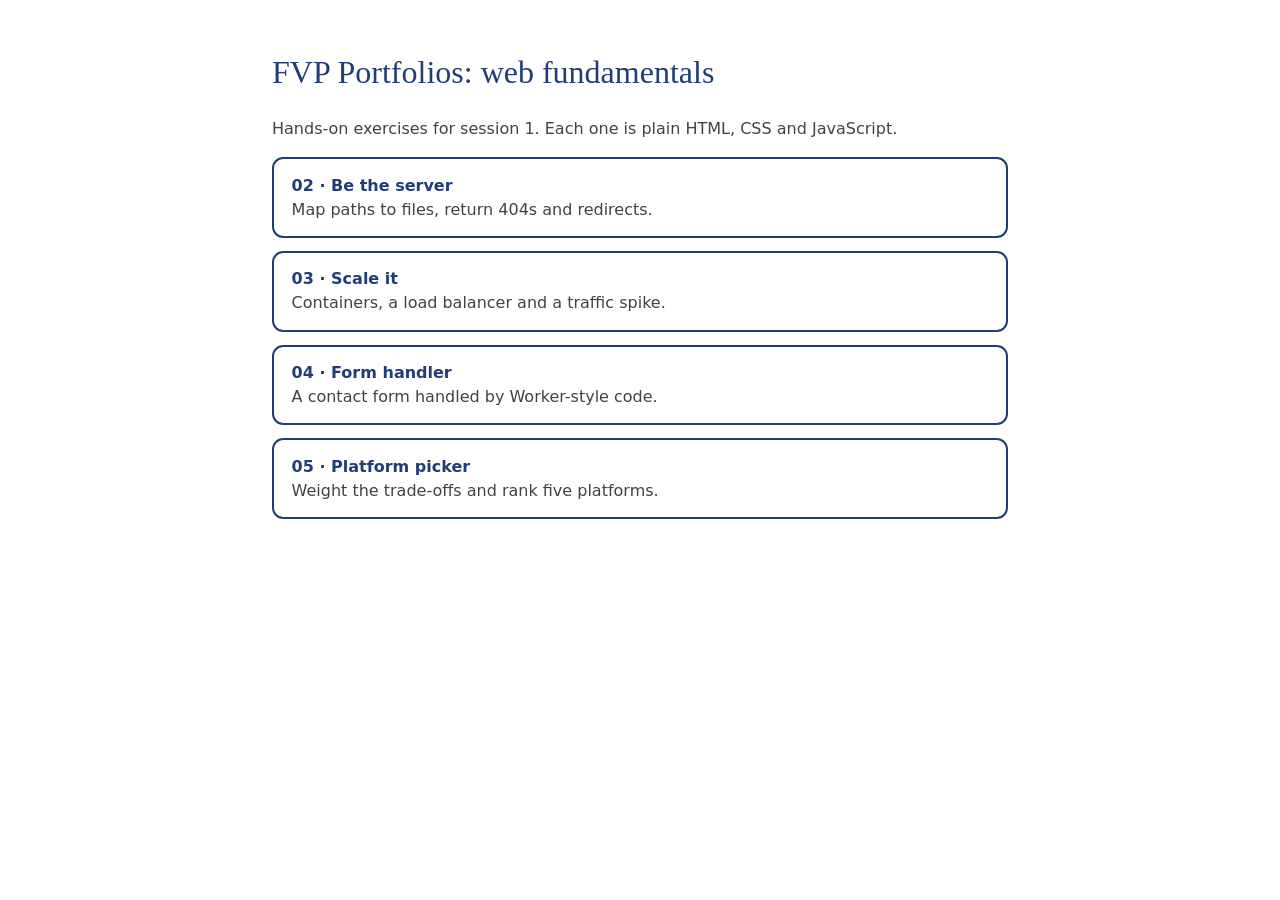
<file: index.html>
<!doctype html>
<html lang="en">
<head>
  <meta charset="utf-8">
  <meta name="viewport" content="width=device-width, initial-scale=1">
  <title>FVP Portfolios: starter exercises</title>
  <style>
    body { font-family: system-ui, "Segoe UI", Arial, sans-serif; color: #424242; max-width: 46rem; margin: 3rem auto; padding: 0 1.2rem; line-height: 1.5; }
    h1 { font-family: Georgia, serif; color: #203d75; font-weight: normal; }
    a.card { display: block; border: 2px solid #203d75; border-radius: .7rem; padding: .9rem 1.1rem; margin: .8rem 0; text-decoration: none; color: inherit; }
    a.card:hover { background: #eaf0f9; }
    a.card b { color: #203d75; }
  </style>
</head>
<body>
  <h1>FVP Portfolios: web fundamentals</h1>
  <p>Hands-on exercises for session 1. Each one is plain HTML, CSS and JavaScript.</p>
  <a class="card" href="02-be-the-server/"><b>02 · Be the server</b><br>Map paths to files, return 404s and redirects.</a>
  <a class="card" href="03-scale-it/"><b>03 · Scale it</b><br>Containers, a load balancer and a traffic spike.</a>
  <a class="card" href="04-form-handler/"><b>04 · Form handler</b><br>A contact form handled by Worker-style code.</a>
  <a class="card" href="05-platform-picker/"><b>05 · Platform picker</b><br>Weight the trade-offs and rank five platforms.</a>
</body>
</html>
</file>
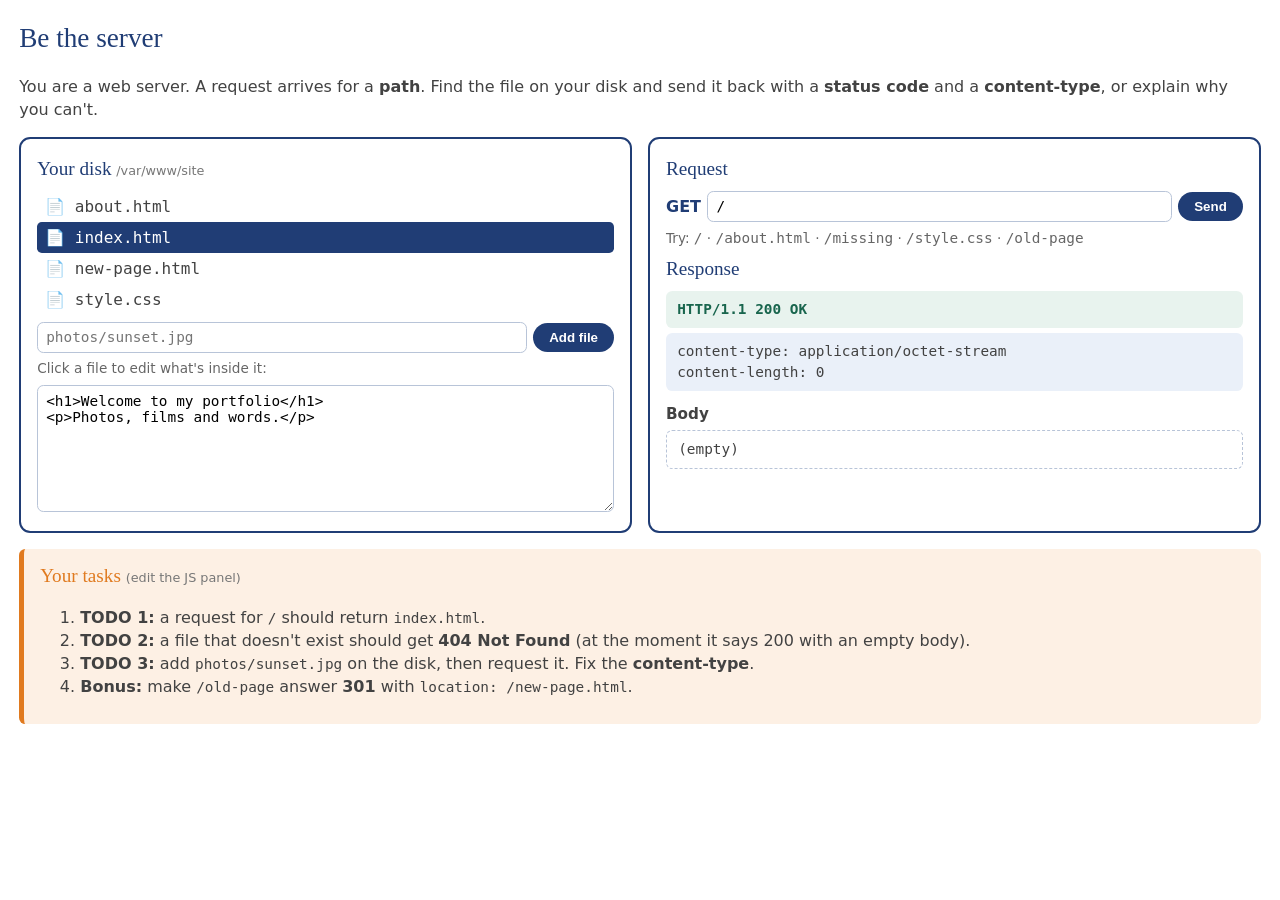
<file: 02-be-the-server/index.html>
<!doctype html>
<html lang="en">
<head>
  <meta charset="utf-8">
  <meta name="viewport" content="width=device-width, initial-scale=1">
  <title>02 · Be the server</title>
  <link rel="stylesheet" href="style.css">
</head>
<body>
<!-- CODEPEN START -->
<header>
  <h1>Be the server</h1>
  <p>You are a web server. A request arrives for a <b>path</b>. Find the file on your disk and send it back with a <b>status code</b> and a <b>content-type</b>, or explain why you can't.</p>
</header>

<main class="cols">
  <section class="panel">
    <h2>Your disk <small>/var/www/site</small></h2>
    <ul id="files"></ul>
    <form id="add-file" class="row">
      <input id="new-path" placeholder="photos/sunset.jpg" aria-label="New file path">
      <button>Add file</button>
    </form>
    <label for="file-body" class="hint">Click a file to edit what's inside it:</label>
    <textarea id="file-body" rows="7" spellcheck="false"></textarea>
  </section>

  <section class="panel">
    <h2>Request</h2>
    <form id="request" class="row">
      <span class="method">GET</span>
      <input id="path" value="/" aria-label="Path to request">
      <button>Send</button>
    </form>
    <p class="hint">Try: <code>/</code> · <code>/about.html</code> · <code>/missing</code> · <code>/style.css</code> · <code>/old-page</code></p>

    <h2>Response</h2>
    <pre id="status" class="status"></pre>
    <pre id="headers"></pre>
    <h3>Body</h3>
    <pre id="body" class="body"></pre>
  </section>
</main>

<section class="tasks">
  <h2>Your tasks <small>(edit the JS panel)</small></h2>
  <ol>
    <li><b>TODO 1:</b> a request for <code>/</code> should return <code>index.html</code>.</li>
    <li><b>TODO 2:</b> a file that doesn't exist should get <b>404 Not Found</b> (at the moment it says 200 with an empty body).</li>
    <li><b>TODO 3:</b> add <code>photos/sunset.jpg</code> on the disk, then request it. Fix the <b>content-type</b>.</li>
    <li><b>Bonus:</b> make <code>/old-page</code> answer <b>301</b> with <code>location: /new-page.html</code>.</li>
  </ol>
</section>
<!-- CODEPEN END -->
<script src="app.js"></script>
</body>
</html>
</file>
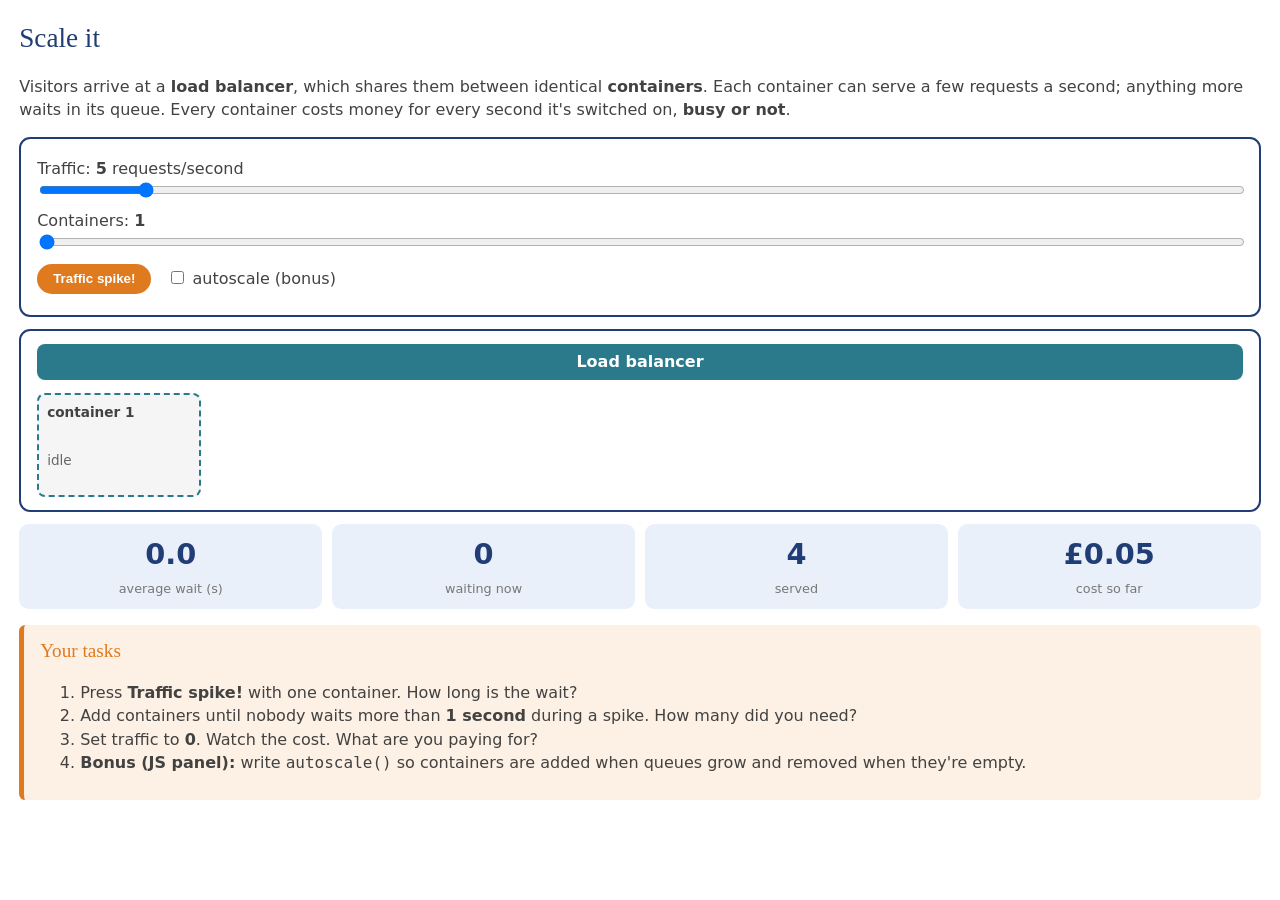
<file: 03-scale-it/index.html>
<!doctype html>
<html lang="en">
<head>
  <meta charset="utf-8">
  <meta name="viewport" content="width=device-width, initial-scale=1">
  <title>03 · Scale it</title>
  <link rel="stylesheet" href="style.css">
</head>
<body>
<!-- CODEPEN START -->
<header>
  <h1>Scale it</h1>
  <p>Visitors arrive at a <b>load balancer</b>, which shares them between identical <b>containers</b>. Each container can serve a few requests a second; anything more waits in its queue. Every container costs money for every second it's switched on, <b>busy or not</b>.</p>
</header>

<section class="panel controls">
  <label>Traffic: <b id="rate-out">5</b> requests/second
    <input id="rate" type="range" min="0" max="60" value="5"></label>
  <label>Containers: <b id="n-out">1</b>
    <input id="n" type="range" min="1" max="12" value="1"></label>
  <div class="row">
    <button id="spike">Traffic spike!</button>
    <label class="check"><input id="auto" type="checkbox"> autoscale (bonus)</label>
  </div>
</section>

<section class="panel">
  <div class="lb">Load balancer</div>
  <div id="containers"></div>
</section>

<section class="stats">
  <div><span id="wait">0.0</span><small>average wait (s)</small></div>
  <div><span id="queued">0</span><small>waiting now</small></div>
  <div><span id="served">0</span><small>served</small></div>
  <div><span id="cost">£0.00</span><small>cost so far</small></div>
</section>

<section class="tasks">
  <h2>Your tasks</h2>
  <ol>
    <li>Press <b>Traffic spike!</b> with one container. How long is the wait?</li>
    <li>Add containers until nobody waits more than <b>1 second</b> during a spike. How many did you need?</li>
    <li>Set traffic to <b>0</b>. Watch the cost. What are you paying for?</li>
    <li><b>Bonus (JS panel):</b> write <code>autoscale()</code> so containers are added when queues grow and removed when they're empty.</li>
  </ol>
</section>
<!-- CODEPEN END -->
<script src="app.js"></script>
</body>
</html>
</file>
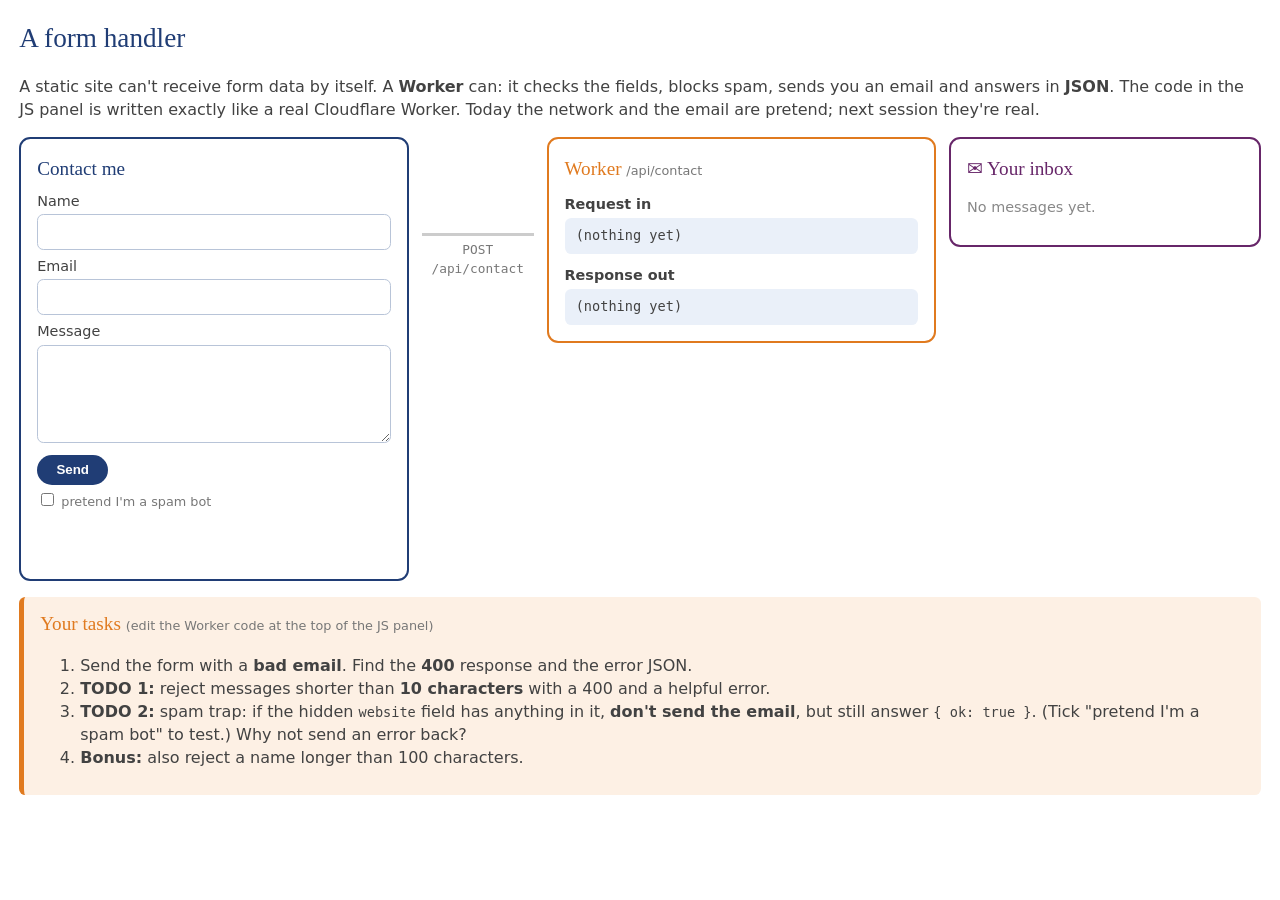
<file: 04-form-handler/index.html>
<!doctype html>
<html lang="en">
<head>
  <meta charset="utf-8">
  <meta name="viewport" content="width=device-width, initial-scale=1">
  <title>04 · Form handler</title>
  <link rel="stylesheet" href="style.css">
</head>
<body>
<!-- CODEPEN START -->
<header>
  <h1>A form handler</h1>
  <p>A static site can't receive form data by itself. A <b>Worker</b> can: it checks the fields, blocks spam, sends you an email and answers in <b>JSON</b>. The code in the JS panel is written exactly like a real Cloudflare Worker. Today the network and the email are pretend; next session they're real.</p>
</header>

<main class="flow">
  <section class="panel">
    <h2>Contact me</h2>
    <form id="contact" novalidate>
      <label>Name <input name="name" autocomplete="name"></label>
      <label>Email <input name="email" autocomplete="email"></label>
      <label>Message <textarea name="message" rows="4"></textarea></label>
      <!-- spam trap: people never see this field, bots fill it in -->
      <label class="trap" aria-hidden="true">Website <input name="website" tabindex="-1" autocomplete="off"></label>
      <button>Send</button>
      <label class="check"><input type="checkbox" id="bot"> pretend I'm a spam bot</label>
    </form>
    <p id="result" class="result"></p>
  </section>

  <div class="wire" aria-hidden="true"><span id="packet"></span><small>POST /api/contact</small></div>

  <section class="panel worker">
    <h2>Worker <small>/api/contact</small></h2>
    <h3>Request in</h3>
    <pre id="req">(nothing yet)</pre>
    <h3>Response out</h3>
    <pre id="res">(nothing yet)</pre>
  </section>

  <section class="panel inbox">
    <h2>✉ Your inbox</h2>
    <div id="inbox"><p class="hint">No messages yet.</p></div>
  </section>
</main>

<section class="tasks">
  <h2>Your tasks <small>(edit the Worker code at the top of the JS panel)</small></h2>
  <ol>
    <li>Send the form with a <b>bad email</b>. Find the <b>400</b> response and the error JSON.</li>
    <li><b>TODO 1:</b> reject messages shorter than <b>10 characters</b> with a 400 and a helpful error.</li>
    <li><b>TODO 2:</b> spam trap: if the hidden <code>website</code> field has anything in it, <b>don't send the email</b>, but still answer <code>{ ok: true }</code>. (Tick "pretend I'm a spam bot" to test.) Why not send an error back?</li>
    <li><b>Bonus:</b> also reject a name longer than 100 characters.</li>
  </ol>
</section>
<!-- CODEPEN END -->
<script src="app.js"></script>
</body>
</html>
</file>
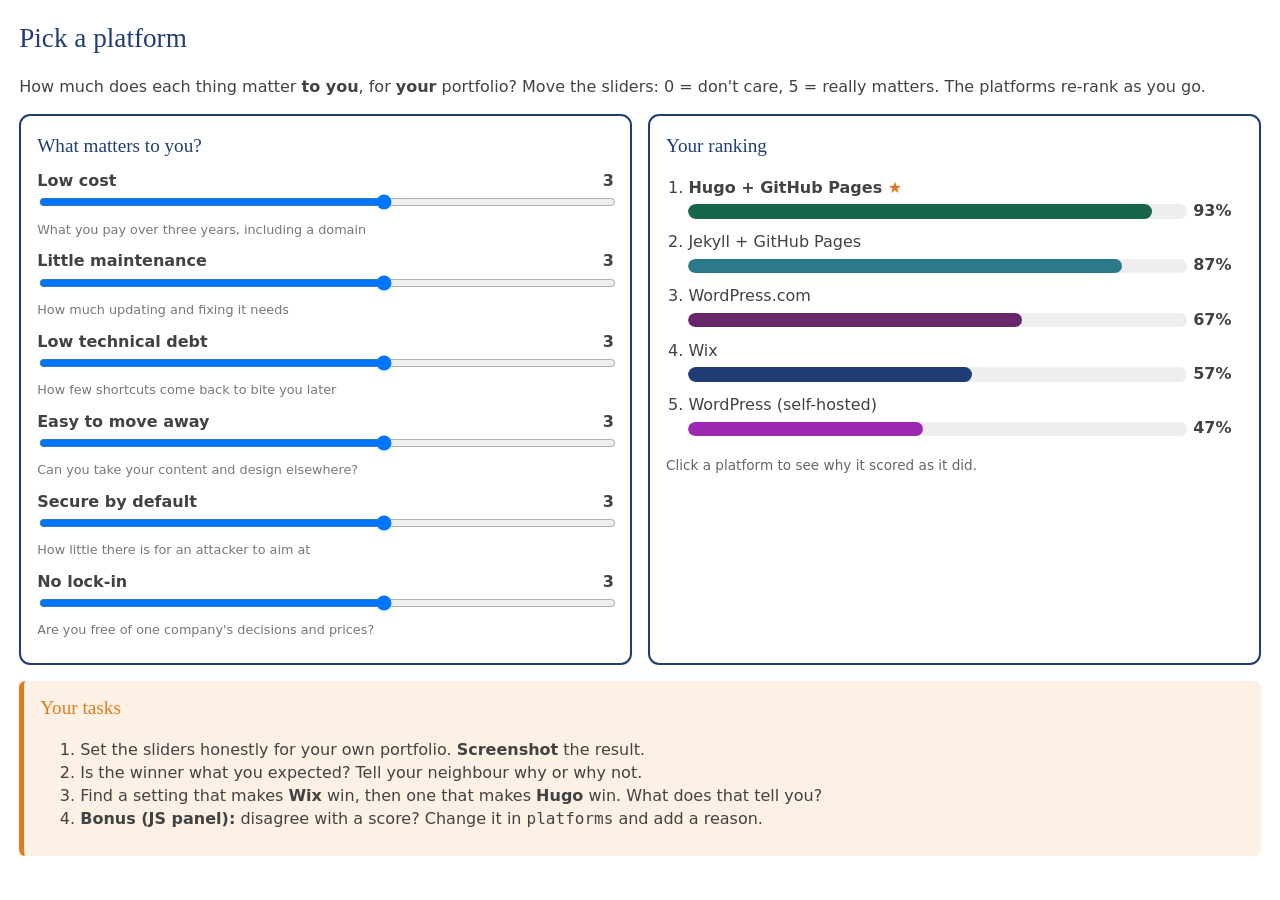
<file: 05-platform-picker/index.html>
<!doctype html>
<html lang="en">
<head>
  <meta charset="utf-8">
  <meta name="viewport" content="width=device-width, initial-scale=1">
  <title>05 · Platform picker</title>
  <link rel="stylesheet" href="style.css">
</head>
<body>
<!-- CODEPEN START -->
<header>
  <h1>Pick a platform</h1>
  <p>How much does each thing matter <b>to you</b>, for <b>your</b> portfolio? Move the sliders: 0 = don't care, 5 = really matters. The platforms re-rank as you go.</p>
</header>

<main class="cols">
  <section class="panel" id="weights"></section>
  <section class="panel">
    <h2>Your ranking</h2>
    <ol id="ranking"></ol>
    <p class="hint">Click a platform to see why it scored as it did.</p>
    <div id="why"></div>
  </section>
</main>

<section class="tasks">
  <h2>Your tasks</h2>
  <ol>
    <li>Set the sliders honestly for your own portfolio. <b>Screenshot</b> the result.</li>
    <li>Is the winner what you expected? Tell your neighbour why or why not.</li>
    <li>Find a setting that makes <b>Wix</b> win, then one that makes <b>Hugo</b> win. What does that tell you?</li>
    <li><b>Bonus (JS panel):</b> disagree with a score? Change it in <code>platforms</code> and add a reason.</li>
  </ol>
</section>
<!-- CODEPEN END -->
<script src="app.js"></script>
</body>
</html>
</file>
<file: 02-be-the-server/style.css>
/* shared look for the starter exercises (uos colours) */
:root { --blue: #203d75; --pale: #eaf0f9; --teal: #2b7a8b; --green: #18654d; --orange: #e07a1f; --red: #c62828; --grey: #424242; }
* { box-sizing: border-box; }
body { font-family: system-ui, "Segoe UI", Arial, sans-serif; color: var(--grey); margin: 0; padding: 1rem 1.2rem 2rem; line-height: 1.45; background: #fff; }
h1, h2 { font-family: Georgia, serif; font-weight: normal; color: var(--blue); margin: .2rem 0 .5rem; }
h1 { font-size: 1.7rem; } h2 { font-size: 1.2rem; } h3 { font-size: .95rem; margin: .8rem 0 .3rem; }
small { color: #777; font-family: system-ui, sans-serif; font-size: .8rem; }
code, pre, textarea, input { font-family: Consolas, "DejaVu Sans Mono", monospace; font-size: .9rem; }
.cols { display: grid; grid-template-columns: repeat(auto-fit, minmax(19rem, 1fr)); gap: 1rem; }
.panel { border: 2px solid var(--blue); border-radius: .7rem; padding: .8rem 1rem; }
.row { display: flex; gap: .4rem; align-items: center; margin: .4rem 0; }
.row input { flex: 1; }
input, textarea { border: 1px solid #b8c4d8; border-radius: .4rem; padding: .4rem .5rem; width: 100%; }
button { background: var(--blue); color: #fff; border: 0; border-radius: 1rem; padding: .45rem 1rem; cursor: pointer; font-weight: bold; }
button:hover { filter: brightness(1.2); }
pre { background: var(--pale); border-radius: .4rem; padding: .5rem .7rem; white-space: pre-wrap; margin: .3rem 0; min-height: 1.6rem; }
.hint { font-size: .85rem; color: #666; display: block; margin: .4rem 0; }
.tasks { margin-top: 1rem; background: #fdf0e4; border-left: 5px solid var(--orange); padding: .6rem 1rem; border-radius: .4rem; }
.tasks h2 { color: var(--orange); }

/* this exercise */
#files { list-style: none; padding: 0; margin: .3rem 0; }
#files li { padding: .25rem .5rem; border-radius: .3rem; cursor: pointer; font-family: Consolas, monospace; }
#files li::before { content: "📄 "; }
#files li.on { background: var(--blue); color: #fff; }
.method { font-weight: bold; color: var(--blue); }
.status { font-weight: bold; }
.status.s2 { background: #e8f3ee; color: var(--green); }
.status.s3 { background: #fdf0e4; color: var(--orange); }
.status.s4, .status.s5 { background: #fdeaea; color: var(--red); }
.body { background: #fff; border: 1px dashed #b8c4d8; }
</file>
<file: 03-scale-it/style.css>
/* shared look for the starter exercises (uos colours) */
:root { --blue: #203d75; --pale: #eaf0f9; --teal: #2b7a8b; --green: #18654d; --orange: #e07a1f; --red: #c62828; --grey: #424242; }
* { box-sizing: border-box; }
body { font-family: system-ui, "Segoe UI", Arial, sans-serif; color: var(--grey); margin: 0; padding: 1rem 1.2rem 2rem; line-height: 1.45; background: #fff; }
h1, h2 { font-family: Georgia, serif; font-weight: normal; color: var(--blue); margin: .2rem 0 .5rem; }
h1 { font-size: 1.7rem; } h2 { font-size: 1.2rem; }
small { color: #777; font-size: .8rem; }
code { font-family: Consolas, "DejaVu Sans Mono", monospace; }
.panel { border: 2px solid var(--blue); border-radius: .7rem; padding: .8rem 1rem; margin: .8rem 0; }
.row { display: flex; gap: 1rem; align-items: center; margin: .4rem 0; flex-wrap: wrap; }
button { background: var(--blue); color: #fff; border: 0; border-radius: 1rem; padding: .45rem 1rem; cursor: pointer; font-weight: bold; }
button:hover { filter: brightness(1.2); }
.tasks { margin-top: 1rem; background: #fdf0e4; border-left: 5px solid var(--orange); padding: .6rem 1rem; border-radius: .4rem; }
.tasks h2 { color: var(--orange); }

/* this exercise */
.controls label { display: block; margin: .3rem 0; }
.controls input[type=range] { width: 100%; }
.controls .check { display: inline; }
#spike { background: var(--orange); }
.lb { background: var(--teal); color: #fff; text-align: center; border-radius: .5rem; padding: .4rem; font-weight: bold; margin-bottom: .8rem; }
#containers { display: grid; grid-template-columns: repeat(auto-fill, minmax(9rem, 1fr)); gap: .6rem; }
.c { border: 2px dashed var(--teal); border-radius: .5rem; padding: .5rem; min-height: 6.5rem; font-size: .85rem; transition: background .3s; }
.c.idle { background: #f5f5f5; } .c.busy { background: #e6f2f4; } .c.hot { background: #fdeaea; border-color: var(--red); }
.q { display: flex; flex-wrap: wrap; gap: 3px; margin: .4rem 0; min-height: 1rem; }
.q i { width: 9px; height: 9px; border-radius: 50%; background: var(--orange); }
.len { color: #666; }
.stats { display: grid; grid-template-columns: repeat(4, 1fr); gap: .6rem; }
.stats div { background: var(--pale); border-radius: .6rem; padding: .6rem; text-align: center; }
.stats span { display: block; font-size: 1.8rem; font-weight: bold; color: var(--blue); }
.stats span.bad { color: var(--red); }
</file>
<file: 04-form-handler/style.css>
/* shared look for the starter exercises (uos colours) */
:root { --blue: #203d75; --pale: #eaf0f9; --teal: #2b7a8b; --green: #18654d; --orange: #e07a1f; --red: #c62828; --purple: #672669; --grey: #424242; }
* { box-sizing: border-box; }
body { font-family: system-ui, "Segoe UI", Arial, sans-serif; color: var(--grey); margin: 0; padding: 1rem 1.2rem 2rem; line-height: 1.45; background: #fff; }
h1, h2 { font-family: Georgia, serif; font-weight: normal; color: var(--blue); margin: .2rem 0 .5rem; }
h1 { font-size: 1.7rem; } h2 { font-size: 1.2rem; } h3 { font-size: .9rem; margin: .7rem 0 .2rem; }
small { color: #777; font-family: system-ui, sans-serif; font-size: .8rem; }
code, pre { font-family: Consolas, "DejaVu Sans Mono", monospace; font-size: .85rem; }
.panel { border: 2px solid var(--blue); border-radius: .7rem; padding: .8rem 1rem; }
input, textarea { font: inherit; border: 1px solid #b8c4d8; border-radius: .4rem; padding: .4rem .5rem; width: 100%; margin-top: .15rem; }
button { background: var(--blue); color: #fff; border: 0; border-radius: 1rem; padding: .45rem 1.2rem; cursor: pointer; font-weight: bold; }
button:hover { filter: brightness(1.2); }
pre { background: var(--pale); border-radius: .4rem; padding: .5rem .7rem; white-space: pre-wrap; margin: .2rem 0; }
.hint { color: #888; font-size: .9rem; }
.tasks { margin-top: 1rem; background: #fdf0e4; border-left: 5px solid var(--orange); padding: .6rem 1rem; border-radius: .4rem; }
.tasks h2 { color: var(--orange); }

/* this exercise */
.flow { display: grid; grid-template-columns: minmax(15rem, 1fr) 7rem minmax(15rem, 1fr) minmax(13rem, .8fr); gap: .8rem; align-items: start; }
@media (max-width: 60rem) { .flow { grid-template-columns: 1fr; } .wire { display: none; } }
form label { display: block; margin: .4rem 0; font-size: .9rem; }
form .check { font-size: .8rem; color: #777; } form .check input { width: auto; }
.trap { position: absolute; left: -9999px; }
.worker { border-color: var(--orange); } .worker h2 { color: var(--orange); }
.inbox { border-color: var(--purple); } .inbox h2 { color: var(--purple); }
.inbox article { background: #f3eaf3; border-radius: .4rem; padding: .5rem; margin: .4rem 0; font-size: .85rem; }
.inbox article p { margin: .3rem 0 0; }
pre.ok { background: #e8f3ee; } pre.err { background: #fdeaea; }
.result { font-weight: bold; min-height: 1.4rem; }
.result.ok { color: var(--green); } .result.err { color: var(--red); }
.wire { position: relative; height: 3px; background: #ccc; margin-top: 6rem; }
.wire small { position: absolute; top: .5rem; left: 0; right: 0; text-align: center; font-family: Consolas, monospace; }
#packet { position: absolute; top: -7px; left: 0; width: 16px; height: 16px; border-radius: 50%; background: var(--orange); opacity: 0; }
#packet.go { animation: go .7s ease-in-out; }
#packet.back { animation: back .7s ease-in-out; background: var(--green); }
@keyframes go { 0% { left: 0; opacity: 1; } 100% { left: calc(100% - 16px); opacity: 1; } }
@keyframes back { 0% { left: calc(100% - 16px); opacity: 1; } 100% { left: 0; opacity: 1; } }
</file>
<file: 05-platform-picker/style.css>
/* shared look for the starter exercises (uos colours) */
:root { --blue: #203d75; --pale: #eaf0f9; --teal: #2b7a8b; --green: #18654d; --orange: #e07a1f; --red: #c62828; --grey: #424242; }
* { box-sizing: border-box; }
body { font-family: system-ui, "Segoe UI", Arial, sans-serif; color: var(--grey); margin: 0; padding: 1rem 1.2rem 2rem; line-height: 1.45; background: #fff; }
h1, h2, h3 { font-family: Georgia, serif; font-weight: normal; color: var(--blue); margin: .2rem 0 .5rem; }
h1 { font-size: 1.7rem; } h2 { font-size: 1.2rem; } h3 { font-size: 1.05rem; margin-top: .8rem; }
small { color: #777; font-size: .8rem; }
code { font-family: Consolas, "DejaVu Sans Mono", monospace; }
.cols { display: grid; grid-template-columns: repeat(auto-fit, minmax(19rem, 1fr)); gap: 1rem; }
.panel { border: 2px solid var(--blue); border-radius: .7rem; padding: .8rem 1rem; }
.hint { font-size: .85rem; color: #666; }
.tasks { margin-top: 1rem; background: #fdf0e4; border-left: 5px solid var(--orange); padding: .6rem 1rem; border-radius: .4rem; }
.tasks h2 { color: var(--orange); }

/* this exercise */
.w { display: block; margin: .6rem 0; }
.w span { display: flex; justify-content: space-between; font-weight: bold; }
.w input { width: 100%; }
#ranking { padding-left: 1.4rem; }
#ranking li { margin: .5rem 0; cursor: pointer; }
#ranking li:first-child .name { font-weight: bold; }
#ranking li:first-child .name::after { content: "  ★"; color: var(--orange); }
.name { display: block; }
.bar { display: inline-block; width: calc(100% - 3.5rem); height: .9rem; background: #eee; border-radius: .5rem; overflow: hidden; vertical-align: middle; margin-right: .4rem; }
.bar i { display: block; height: 100%; border-radius: .5rem; transition: width .3s; }
#why ul { padding-left: 1.1rem; font-size: .9rem; }
</file>
